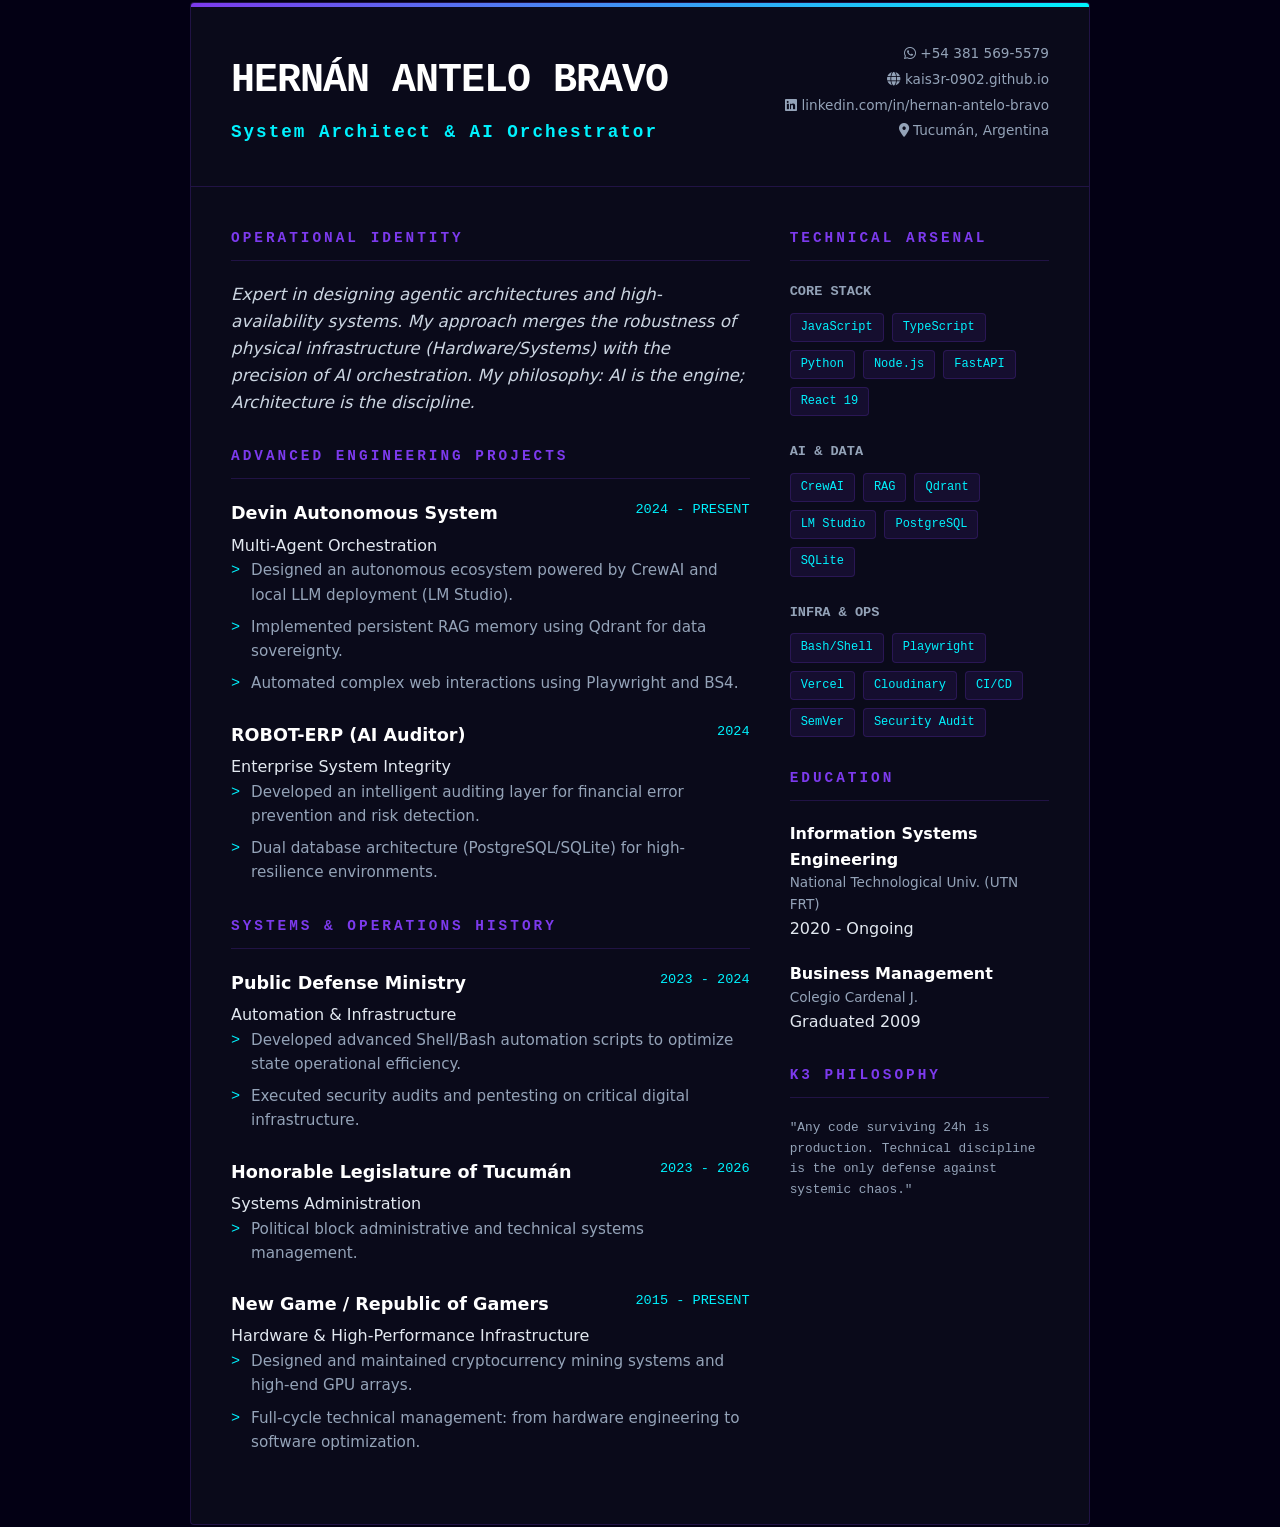
<file: CV_EN.html>
<!DOCTYPE html>
<html lang="en">
<head>
    <meta charset="UTF-8">
    <meta name="viewport" content="width=device-width, initial-scale=1.0">
    <title>CV Hernán Antelo Bravo - System Architect</title>
    <link rel="stylesheet" href="cv-style.css">
    <link rel="stylesheet" href="https://cdnjs.cloudflare.com/ajax/libs/font-awesome/6.5.1/css/all.min.css">
</head>
<body>
    <div class="cv-container">
        <header>
            <div class="header-info">
                <h1>Hernán Antelo Bravo</h1>
                <div class="title">System Architect & AI Orchestrator</div>
            </div>
            <div class="contact-info">
                <div><i class="fab fa-whatsapp"></i> +54 381 569-5579</div>
                <div><i class="fas fa-globe"></i> kais3r-0902.github.io</div>
                <div><i class="fab fa-linkedin"></i> linkedin.com/in/hernan-antelo-bravo</div>
                <div><i class="fas fa-location-dot"></i> Tucumán, Argentina</div>
            </div>
        </header>

        <div class="main-content">
            <div class="left-col">
                <section>
                    <h2>Operational Identity</h2>
                    <p class="summary-text">
                        Expert in designing agentic architectures and high-availability systems. My approach merges the robustness of physical infrastructure (Hardware/Systems) with the precision of AI orchestration. My philosophy: AI is the engine; Architecture is the discipline.
                    </p>
                </section>

                <section>
                    <h2>Advanced Engineering Projects</h2>
                    <div class="experience-item">
                        <div class="exp-header">
                            <h3>Devin Autonomous System</h3>
                            <span class="date">2024 - PRESENT</span>
                        </div>
                        <div class="company">Multi-Agent Orchestration</div>
                        <ul>
                            <li>Designed an autonomous ecosystem powered by CrewAI and local LLM deployment (LM Studio).</li>
                            <li>Implemented persistent RAG memory using Qdrant for data sovereignty.</li>
                            <li>Automated complex web interactions using Playwright and BS4.</li>
                        </ul>
                    </div>

                    <div class="experience-item">
                        <div class="exp-header">
                            <h3>ROBOT-ERP (AI Auditor)</h3>
                            <span class="date">2024</span>
                        </div>
                        <div class="company">Enterprise System Integrity</div>
                        <ul>
                            <li>Developed an intelligent auditing layer for financial error prevention and risk detection.</li>
                            <li>Dual database architecture (PostgreSQL/SQLite) for high-resilience environments.</li>
                        </ul>
                    </div>
                </section>

                <section>
                    <h2>Systems & Operations History</h2>
                    <div class="experience-item">
                        <div class="exp-header">
                            <h3>Public Defense Ministry</h3>
                            <span class="date">2023 - 2024</span>
                        </div>
                        <div class="company">Automation & Infrastructure</div>
                        <ul>
                            <li>Developed advanced Shell/Bash automation scripts to optimize state operational efficiency.</li>
                            <li>Executed security audits and pentesting on critical digital infrastructure.</li>
                        </ul>
                    </div>

                    <div class="experience-item">
                        <div class="exp-header">
                            <h3>Honorable Legislature of Tucumán</h3>
                            <span class="date">2023 - 2026</span>
                        </div>
                        <div class="company">Systems Administration</div>
                        <ul>
                            <li>Political block administrative and technical systems management.</li>
                        </ul>
                    </div>

                    <div class="experience-item">
                        <div class="exp-header">
                            <h3>New Game / Republic of Gamers</h3>
                            <span class="date">2015 - PRESENT</span>
                        </div>
                        <div class="company">Hardware & High-Performance Infrastructure</div>
                        <ul>
                            <li>Designed and maintained cryptocurrency mining systems and high-end GPU arrays.</li>
                            <li>Full-cycle technical management: from hardware engineering to software optimization.</li>
                        </ul>
                    </div>
                </section>
            </div>

            <div class="sidebar">
                <section>
                    <h2>Technical Arsenal</h2>
                    <div class="skill-group">
                        <h4>CORE STACK</h4>
                        <div class="skill-list">
                            <span>JavaScript</span><span>TypeScript</span><span>Python</span><span>Node.js</span><span>FastAPI</span><span>React 19</span>
                        </div>
                    </div>
                    <div class="skill-group">
                        <h4>AI & DATA</h4>
                        <div class="skill-list">
                            <span>CrewAI</span><span>RAG</span><span>Qdrant</span><span>LM Studio</span><span>PostgreSQL</span><span>SQLite</span>
                        </div>
                    </div>
                    <div class="skill-group">
                        <h4>INFRA & OPS</h4>
                        <div class="skill-list">
                            <span>Bash/Shell</span><span>Playwright</span><span>Vercel</span><span>Cloudinary</span><span>CI/CD</span><span>SemVer</span><span>Security Audit</span>
                        </div>
                    </div>
                </section>

                <section>
                    <h2>Education</h2>
                    <div class="education-item">
                        <div class="edu-header">
                            <h4>Information Systems Engineering</h4>
                            <p>National Technological Univ. (UTN FRT)</p>
                            <span class="date">2020 - Ongoing</span>
                        </div>
                    </div>
                    <div class="education-item">
                        <div class="edu-header">
                            <h4>Business Management</h4>
                            <p>Colegio Cardenal J.</p>
                            <span class="date">Graduated 2009</span>
                        </div>
                    </div>
                </section>

                <section>
                    <h2>K3 Philosophy</h2>
                    <p style="font-size: 0.8rem; color: var(--text-dim); font-family: var(--font-mono);">
                        "Any code surviving 24h is production. Technical discipline is the only defense against systemic chaos."
                    </p>
                </section>
            </div>
        </div>
    </div>
</body>
</html>
</file>
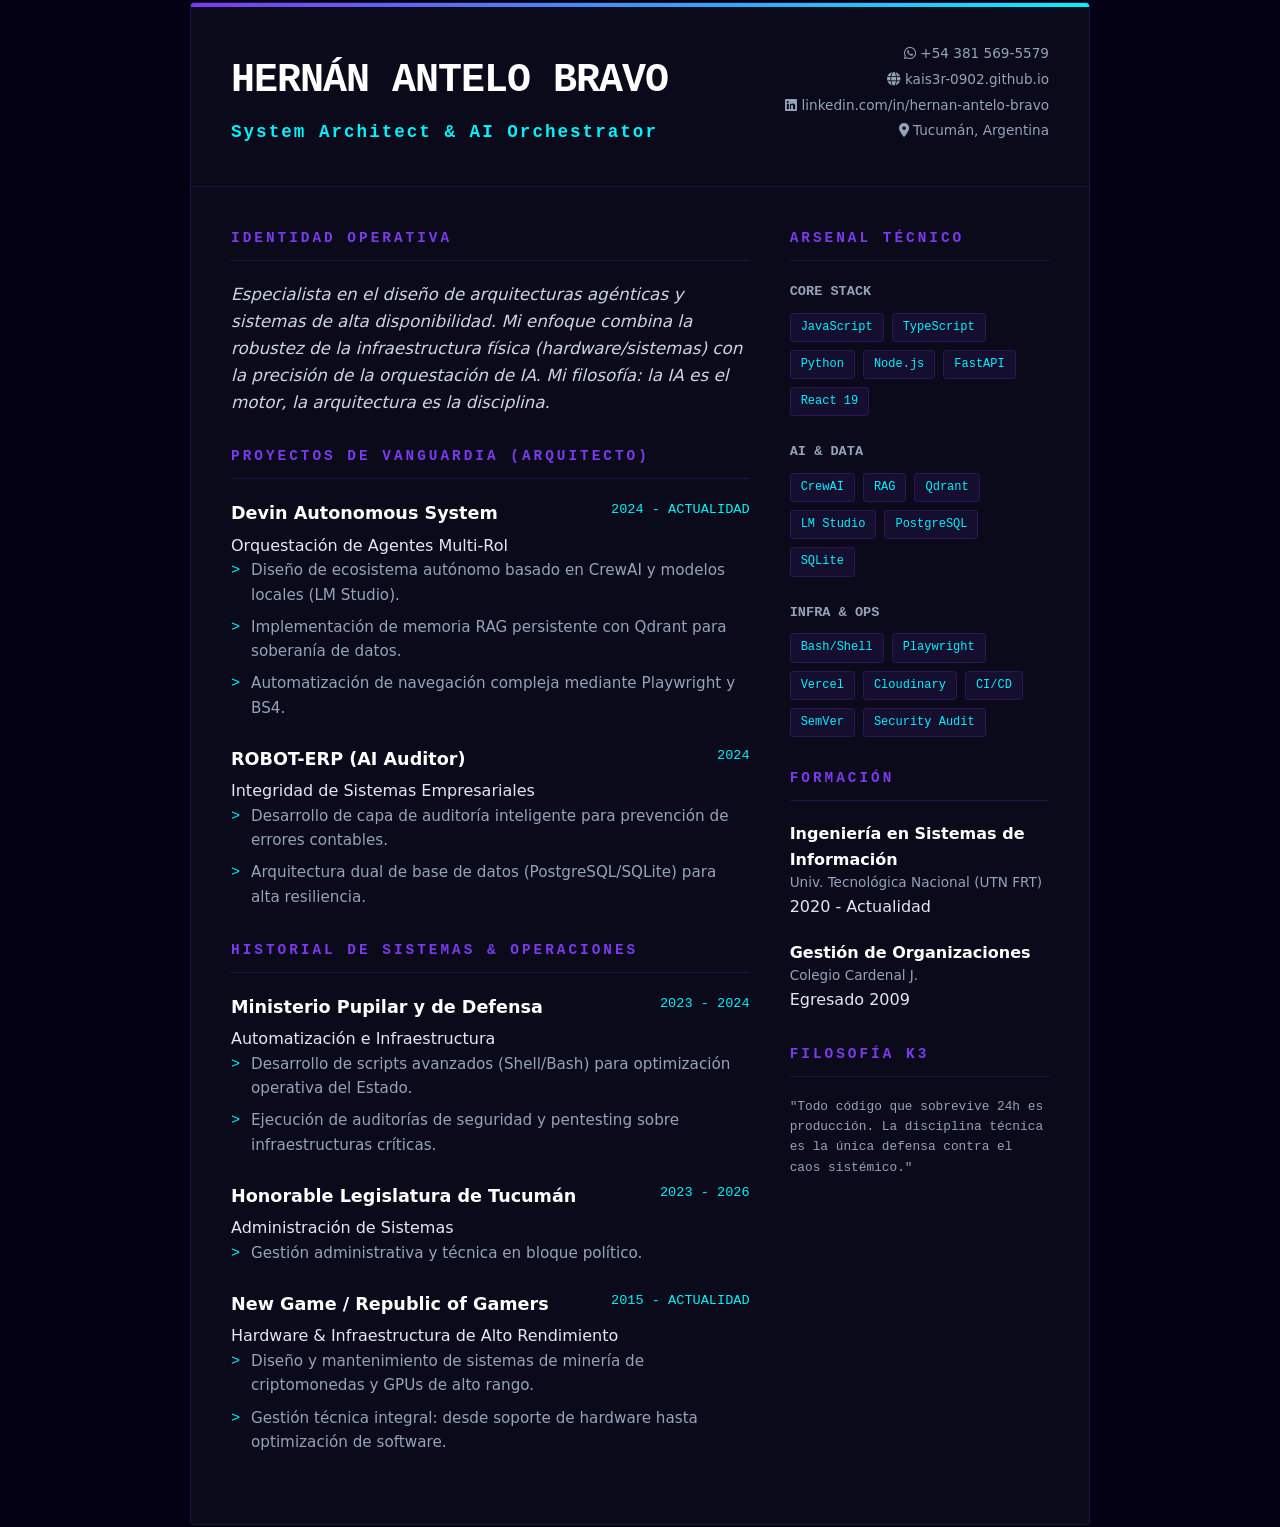
<file: CV_ES.html>
<!DOCTYPE html>
<html lang="es">
<head>
    <meta charset="UTF-8">
    <meta name="viewport" content="width=device-width, initial-scale=1.0">
    <title>CV Hernán Antelo Bravo - System Architect</title>
    <link rel="stylesheet" href="cv-style.css">
    <link rel="stylesheet" href="https://cdnjs.cloudflare.com/ajax/libs/font-awesome/6.5.1/css/all.min.css">
</head>
<body>
    <div class="cv-container">
        <header>
            <div class="header-info">
                <h1>Hernán Antelo Bravo</h1>
                <div class="title">System Architect & AI Orchestrator</div>
            </div>
            <div class="contact-info">
                <div><i class="fab fa-whatsapp"></i> +54 381 569-5579</div>
                <div><i class="fas fa-globe"></i> kais3r-0902.github.io</div>
                <div><i class="fab fa-linkedin"></i> linkedin.com/in/hernan-antelo-bravo</div>
                <div><i class="fas fa-location-dot"></i> Tucumán, Argentina</div>
            </div>
        </header>

        <div class="main-content">
            <div class="left-col">
                <section>
                    <h2>Identidad Operativa</h2>
                    <p class="summary-text">
                        Especialista en el diseño de arquitecturas agénticas y sistemas de alta disponibilidad. Mi enfoque combina la robustez de la infraestructura física (hardware/sistemas) con la precisión de la orquestación de IA. Mi filosofía: la IA es el motor, la arquitectura es la disciplina.
                    </p>
                </section>

                <section>
                    <h2>Proyectos de Vanguardia (Arquitecto)</h2>
                    <div class="experience-item">
                        <div class="exp-header">
                            <h3>Devin Autonomous System</h3>
                            <span class="date">2024 - ACTUALIDAD</span>
                        </div>
                        <div class="company">Orquestación de Agentes Multi-Rol</div>
                        <ul>
                            <li>Diseño de ecosistema autónomo basado en CrewAI y modelos locales (LM Studio).</li>
                            <li>Implementación de memoria RAG persistente con Qdrant para soberanía de datos.</li>
                            <li>Automatización de navegación compleja mediante Playwright y BS4.</li>
                        </ul>
                    </div>

                    <div class="experience-item">
                        <div class="exp-header">
                            <h3>ROBOT-ERP (AI Auditor)</h3>
                            <span class="date">2024</span>
                        </div>
                        <div class="company">Integridad de Sistemas Empresariales</div>
                        <ul>
                            <li>Desarrollo de capa de auditoría inteligente para prevención de errores contables.</li>
                            <li>Arquitectura dual de base de datos (PostgreSQL/SQLite) para alta resiliencia.</li>
                        </ul>
                    </div>
                </section>

                <section>
                    <h2>Historial de Sistemas & Operaciones</h2>
                    <div class="experience-item">
                        <div class="exp-header">
                            <h3>Ministerio Pupilar y de Defensa</h3>
                            <span class="date">2023 - 2024</span>
                        </div>
                        <div class="company">Automatización e Infraestructura</div>
                        <ul>
                            <li>Desarrollo de scripts avanzados (Shell/Bash) para optimización operativa del Estado.</li>
                            <li>Ejecución de auditorías de seguridad y pentesting sobre infraestructuras críticas.</li>
                        </ul>
                    </div>

                    <div class="experience-item">
                        <div class="exp-header">
                            <h3>Honorable Legislatura de Tucumán</h3>
                            <span class="date">2023 - 2026</span>
                        </div>
                        <div class="company">Administración de Sistemas</div>
                        <ul>
                            <li>Gestión administrativa y técnica en bloque político.</li>
                        </ul>
                    </div>

                    <div class="experience-item">
                        <div class="exp-header">
                            <h3>New Game / Republic of Gamers</h3>
                            <span class="date">2015 - ACTUALIDAD</span>
                        </div>
                        <div class="company">Hardware & Infraestructura de Alto Rendimiento</div>
                        <ul>
                            <li>Diseño y mantenimiento de sistemas de minería de criptomonedas y GPUs de alto rango.</li>
                            <li>Gestión técnica integral: desde soporte de hardware hasta optimización de software.</li>
                        </ul>
                    </div>
                </section>
            </div>

            <div class="sidebar">
                <section>
                    <h2>Arsenal Técnico</h2>
                    <div class="skill-group">
                        <h4>CORE STACK</h4>
                        <div class="skill-list">
                            <span>JavaScript</span><span>TypeScript</span><span>Python</span><span>Node.js</span><span>FastAPI</span><span>React 19</span>
                        </div>
                    </div>
                    <div class="skill-group">
                        <h4>AI & DATA</h4>
                        <div class="skill-list">
                            <span>CrewAI</span><span>RAG</span><span>Qdrant</span><span>LM Studio</span><span>PostgreSQL</span><span>SQLite</span>
                        </div>
                    </div>
                    <div class="skill-group">
                        <h4>INFRA & OPS</h4>
                        <div class="skill-list">
                            <span>Bash/Shell</span><span>Playwright</span><span>Vercel</span><span>Cloudinary</span><span>CI/CD</span><span>SemVer</span><span>Security Audit</span>
                        </div>
                    </div>
                </section>

                <section>
                    <h2>Formación</h2>
                    <div class="education-item">
                        <div class="edu-header">
                            <h4>Ingeniería en Sistemas de Información</h4>
                            <p>Univ. Tecnológica Nacional (UTN FRT)</p>
                            <span class="date">2020 - Actualidad</span>
                        </div>
                    </div>
                    <div class="education-item">
                        <div class="edu-header">
                            <h4>Gestión de Organizaciones</h4>
                            <p>Colegio Cardenal J.</p>
                            <span class="date">Egresado 2009</span>
                        </div>
                    </div>
                </section>

                <section>
                    <h2>Filosofía K3</h2>
                    <p style="font-size: 0.8rem; color: var(--text-dim); font-family: var(--font-mono);">
                        "Todo código que sobrevive 24h es producción. La disciplina técnica es la única defensa contra el caos sistémico."
                    </p>
                </section>
            </div>
        </div>
    </div>
</body>
</html>
</file>
<file: cv-style.css>
:root {
    --bg: #030014;
    --surface: #0a0a1a;
    --primary: #7c3aed;
    --secondary: #00f2fe;
    --text: #e2e8f0;
    --text-dim: #94a3b8;
    --border: rgba(124, 58, 237, 0.2);
    --font-main: 'Inter', system-ui, sans-serif;
    --font-mono: 'JetBrains Mono', monospace;
}

* {
    margin: 0;
    padding: 0;
    box-sizing: border-box;
}

body {
    background: var(--bg);
    color: var(--text);
    font-family: var(--font-main);
    line-height: 1.6;
    padding: 2px;
}

.cv-container {
    max-width: 900px;
    margin: 0 auto;
    background: var(--surface);
    border: 1px solid var(--border);
    border-radius: 4px;
    position: relative;
    overflow: hidden;
}

.cv-container::before {
    content: '';
    position: absolute;
    top: 0;
    left: 0;
    width: 100%;
    height: 4px;
    background: linear-gradient(90deg, var(--primary), var(--secondary));
}

header {
    padding: 40px;
    border-bottom: 1px solid var(--border);
    display: flex;
    justify-content: space-between;
    align-items: flex-end;
}

.header-info h1 {
    font-size: 2.5rem;
    font-family: var(--font-mono);
    letter-spacing: -1px;
    text-transform: uppercase;
    color: #fff;
    margin-bottom: 5px;
}

.header-info .title {
    color: var(--secondary);
    font-family: var(--font-mono);
    font-weight: 600;
    font-size: 1.1rem;
    letter-spacing: 2px;
}

.contact-info {
    text-align: right;
    font-size: 0.85rem;
    color: var(--text-dim);
}

.contact-info div {
    margin-bottom: 4px;
}

.main-content {
    display: grid;
    grid-template-columns: 2fr 1fr;
    gap: 40px;
    padding: 40px;
}

section {
    margin-bottom: 30px;
}

h2 {
    font-size: 0.9rem;
    text-transform: uppercase;
    letter-spacing: 3px;
    color: var(--primary);
    border-bottom: 1px solid var(--border);
    padding-bottom: 10px;
    margin-bottom: 20px;
    font-family: var(--font-mono);
}

.summary-text {
    font-size: 1.05rem;
    color: #cbd5e1;
    font-style: italic;
}

.experience-item {
    margin-bottom: 25px;
}

.exp-header {
    display: flex;
    justify-content: space-between;
    margin-bottom: 5px;
}

.exp-header h3 {
    font-size: 1.1rem;
    color: #fff;
}

.exp-header .date {
    font-size: 0.85rem;
    color: var(--secondary);
    font-family: var(--font-mono);
}

.exp-header .company {
    color: var(--text-dim);
    font-weight: 500;
    font-size: 0.9rem;
}

.experience-item ul {
    list-style: none;
    padding-left: 0;
}

.experience-item li {
    position: relative;
    padding-left: 20px;
    margin-bottom: 8px;
    font-size: 0.95rem;
    color: var(--text-dim);
}

.experience-item li::before {
    content: '>';
    position: absolute;
    left: 0;
    color: var(--secondary);
    font-family: var(--font-mono);
}

.sidebar h2 {
    margin-top: 0;
}

.skill-group {
    margin-bottom: 25px;
}

.skill-group h4 {
    font-size: 0.85rem;
    color: var(--text-dim);
    margin-bottom: 10px;
    font-family: var(--font-mono);
}

.skill-list {
    display: flex;
    flex-wrap: wrap;
    gap: 8px;
}

.skill-list span {
    background: rgba(124, 58, 237, 0.1);
    color: var(--secondary);
    padding: 4px 10px;
    border-radius: 4px;
    font-size: 0.75rem;
    border: 1px solid var(--border);
    font-family: var(--font-mono);
}

.education-item {
    margin-bottom: 20px;
}

.edu-header h4 {
    color: #fff;
    font-size: 1rem;
}

.edu-header p {
    color: var(--text-dim);
    font-size: 0.85rem;
}

@media print {
    body {
        -webkit-print-color-adjust: exact !important;
        print-color-adjust: exact !important;
        background: var(--bg) !important;
    }

    .cv-container {
        border: 1px solid var(--border);
        background: var(--surface) !important;
        max-width: 100%;
        box-shadow: none;
    }

    header,
    h2,
    .exp-header h3,
    .edu-header h4 {
        color: #fff !important;
    }

    .exp-header .date,
    .title,
    .skill-list span {
        color: var(--secondary) !important;
    }

    .cv-container::before {
        display: block;
        -webkit-print-color-adjust: exact !important;
        print-color-adjust: exact !important;
    }

    /* Evitar cortes de página en medio de secciones */
    section {
        page-break-inside: avoid;
    }
}
</file>
